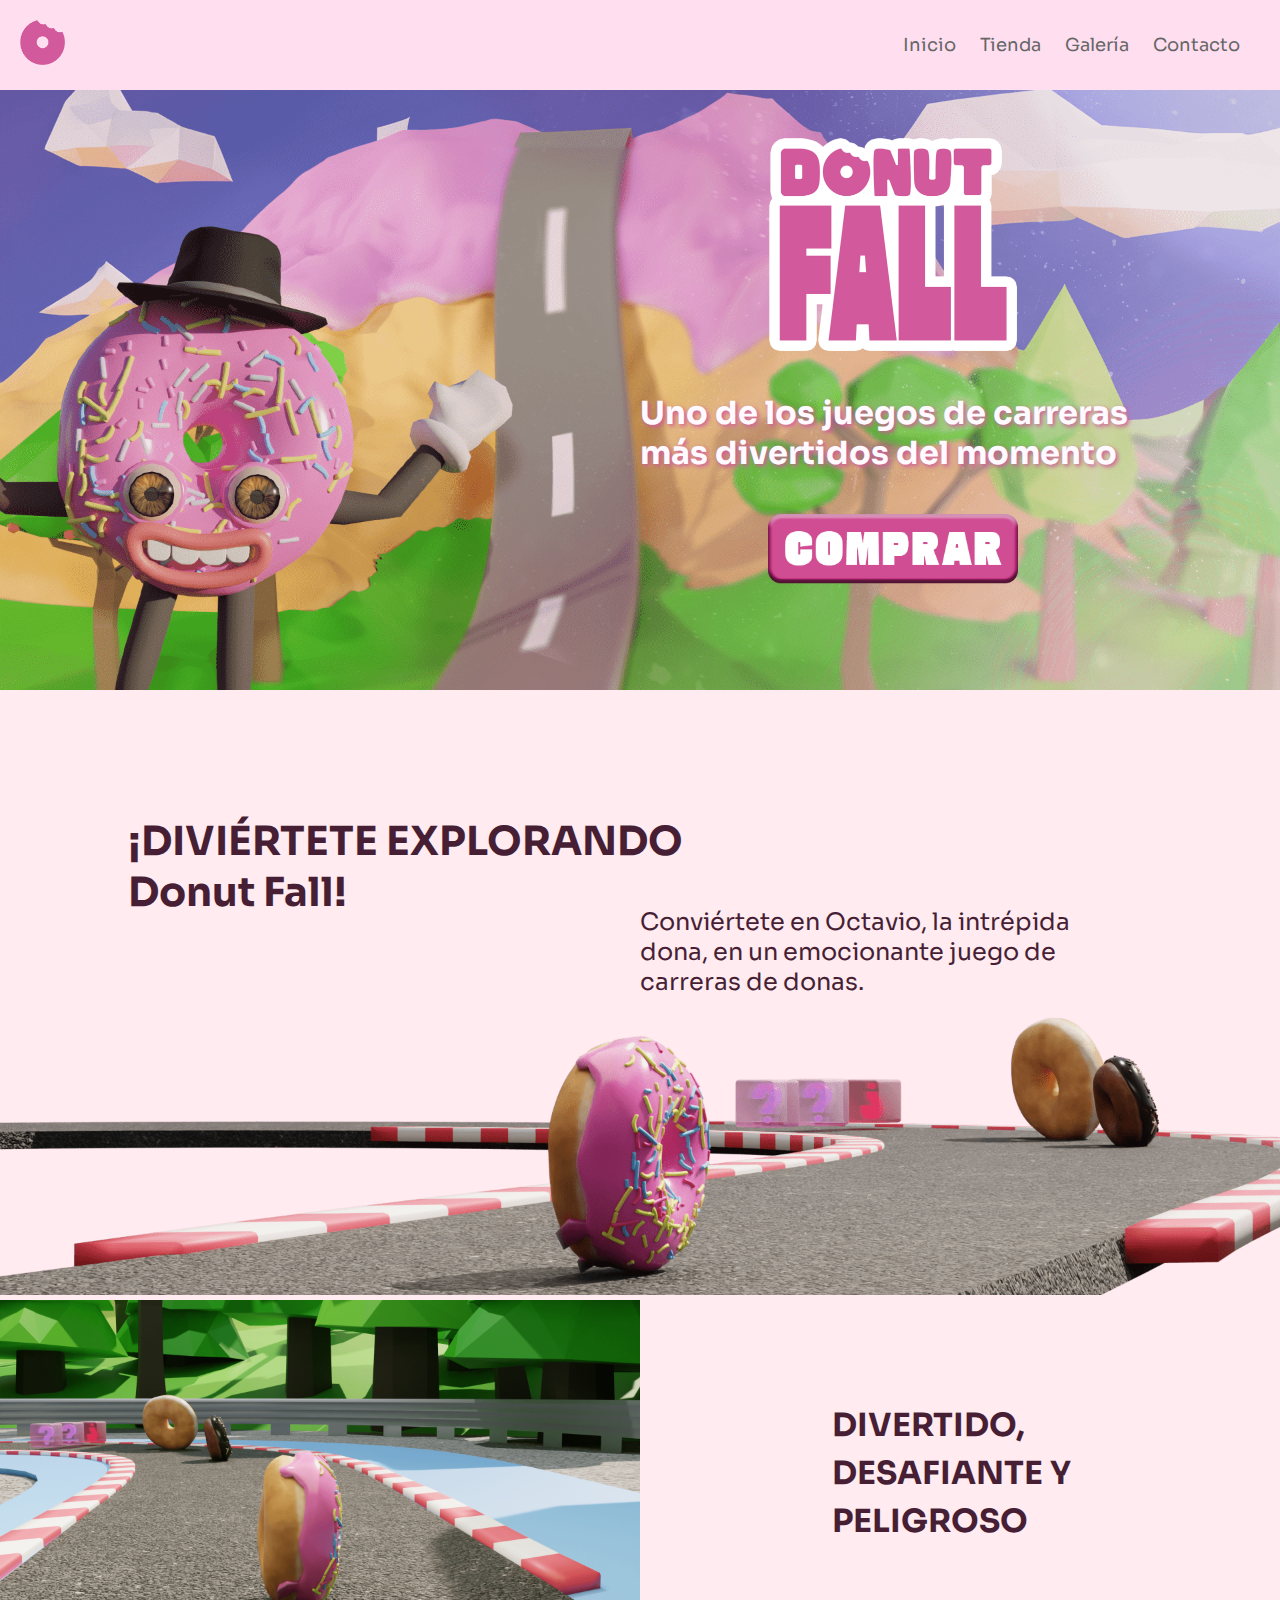
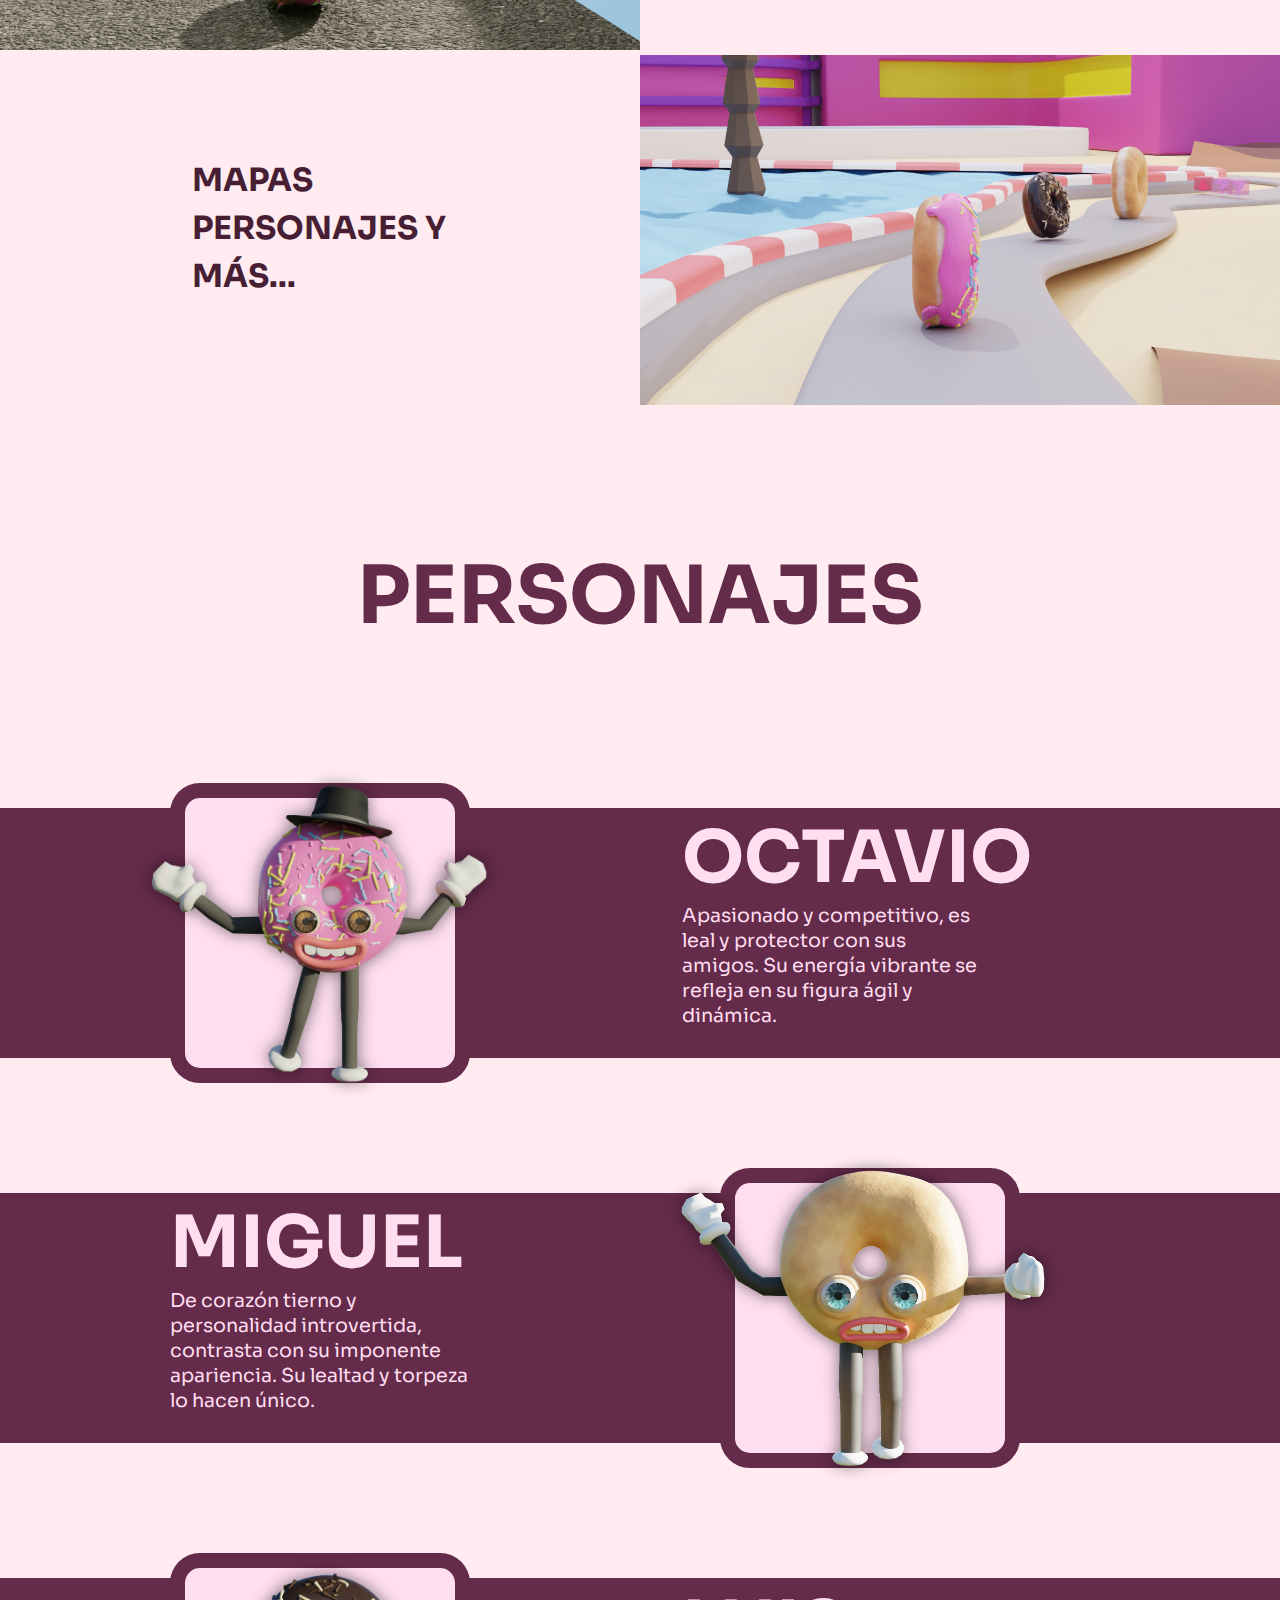
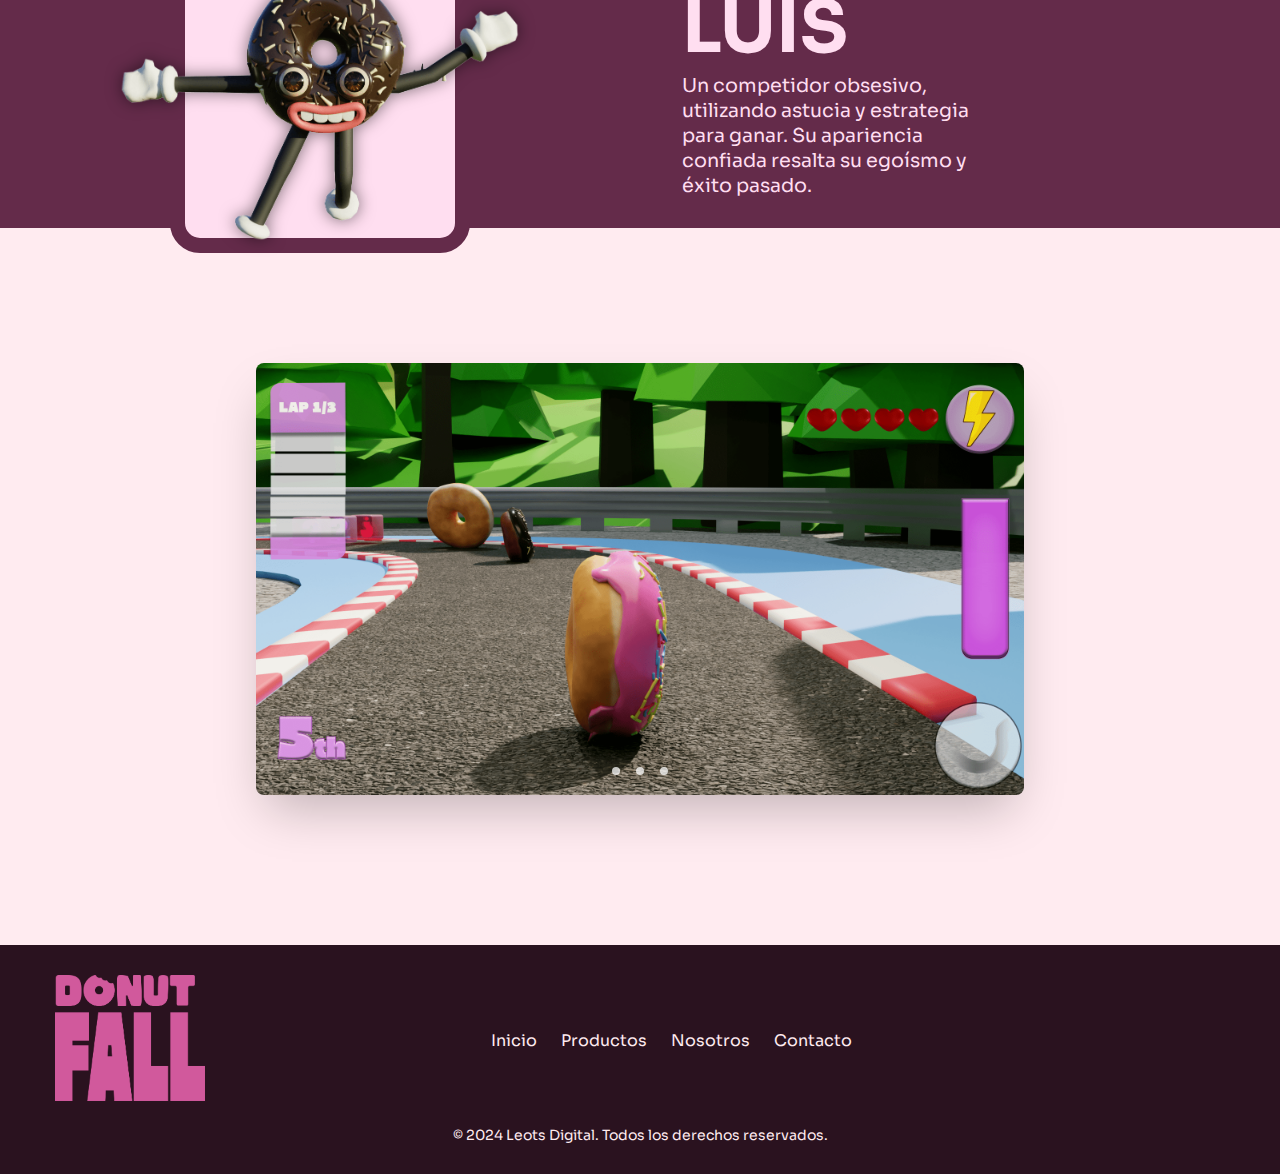
<file: index.html>
<!DOCTYPE html>
<html lang="es">
  <head>
    <meta charset="UTF-8" />
    <meta name="viewport" content="width=device-width, initial-scale=1.0" />
    <link rel="stylesheet" href="style/main.css" />
    <link
      href="https://fonts.googleapis.com/css2?family=Sora:wght@100..800&display=swap"
      rel="stylesheet"
    />
    <link rel="icon" href="img/Logo-Donut-02.png" type="image/x-icon">
    <title>Donut Fall</title>
  </head>
  <body>

    <nav>
      <div class="logo">
        <a href="index.html"><img src="img/Logo-Donut-02.png" alt="Logo" /></a>
      </div>
      <ul>
        <li><a href="index.html">Inicio</a></li>
        <li><a href="tienda.html">Tienda</a></li>
        <li><a href="galeria.html">Galería</a></li>
        <li><a href="contacto.html">Contacto</a></li>
      </ul>
    </nav>

    <main class="imagen-fondo">
      <img src="img/Inicio/Inicio.png" alt="inicio" />
      <img
        id="img-inicio-superior-01"
        src="img/Inicio/Inicio-Logo.png"
        alt="Logo"
      />
      <a href="tienda.html"
        ><img
          id="img-inicio-superior-02"
          src="img/Inicio/Inicio-Boton-Comprar.png"
          alt="Boton"
        />
      </a>
      <div id="txt-inicio-superior">
        <p>Uno de los juegos de carreras más divertidos del momento</p>
      </div>
    </main>

    <section class="imagen-fondo">
      <img src="img/Recorrido-Donas.png" alt="Pista" />
      <div id="txt-section-01-01" class="text-left">
        <p>¡DIVIÉRTETE EXPLORANDO Donut Fall!</p>
      </div>
      <div id="txt-section-01-02" class="text-right">
        <p>
          Conviértete en Octavio, la intrépida dona, en un emocionante juego de
          carreras de donas.
        </p>
      </div>
    </section>

    <section class="contenedor">
      <div class="parte-1">
        <div class="imagen-izquierda">
          <img src="img/Mapas/Arboleada.png" alt="Imagen izquierda" />
        </div>
        <div class="texto-derecha">
          <p>DIVERTIDO, DESAFIANTE Y PELIGROSO</p>
        </div>
      </div>
      <div class="parte-2">
        <div class="texto-izquierda">
          <p>MAPAS PERSONAJES Y MÁS...</p>
        </div>
        <div class="imagen-derecha">
          <img src="img/Mapas/Playa.png" alt="Imagen derecha" />
        </div>
      </div>
    </section>

    <h2>PERSONAJES</h2>
    <!--Octavio-->
    <section class="contenedor-personaje">
      <div class="rectangulo"></div>
      <div class="cuadro-izquierda">
        <img src="img/Personajes/Octavio.png" alt="Octavio" />
      </div>
      <div class="cuadro-derecha">
        <h3>OCTAVIO</h3>
        <p>
          Apasionado y competitivo, es leal y protector con sus amigos. Su
          energía vibrante se refleja en su figura ágil y dinámica.
        </p>
      </div>
    </section>
    <!--Miguel-->
    <section class="contenedor-personaje">
      <div class="rectangulo"></div>
      <div class="cuadro-derecha-personaje">
        <h3>MIGUEL</h3>
        <p>
          De corazón tierno y personalidad introvertida, contrasta con su
          imponente apariencia. Su lealtad y torpeza lo hacen único.
        </p>
      </div>
      <div class="cuadro-izquierda-personaje">
        <img src="img/Personajes/Miguel.png" alt="Miguel" />
      </div>
    </section>

    <!--Luis-->
    <section class="contenedor-personaje">
      <div class="rectangulo"></div>
      <div class="cuadro-izquierda">
        <img src="img/Personajes/Luis.png" alt="Luis" />
      </div>
      <div class="cuadro-derecha">
        <h3>LUIS</h3>
        <p>
          Un competidor obsesivo, utilizando astucia y estrategia para ganar. Su
          apariencia confiada resalta su egoísmo y éxito pasado.
        </p>
      </div>
    </section>

    <section class="container">
      <div class="slider-wrapper">
        <div class="slider">
          <img id="slide-1" src="img/Galeria/Arboleada.png" alt="Arboleada" />
          <img
            id="slide-2"
            src="img/Galeria/Circuito-Dona.png"
            alt="3Circuito Dona"
          />
          <img id="slide-3" src="img/Galeria/Playa.png" alt="Playa" />
        </div>
        <div class="slider-nav">
          <a href="#slide-1"></a>
          <a href="#slide-2"></a>
          <a href="#slide-3"></a>
        </div>
      </div>
    </section>

    <footer class="footer">
      <div class="container">
        <div class="footer-content">
          <div class="footer-logo">
            <img src="img/Logo-Donut.png" alt="Logo" />
          </div>
          <div class="footer-links">
            <ul>
              <li><a href="index.html">Inicio</a></li>
              <li><a href="tienda.html">Productos</a></li>
              <li><a href="nosotros.html">Nosotros</a></li>
              <li><a href="contacto.html">Contacto</a></li>
            </ul>
          </div>
          <div class="footer-social">
            <ul>
              <li>
                <a href="#"><i class="fab fa-facebook-f"></i></a>
              </li>
              <li>
                <a href="#"><i class="fab fa-twitter"></i></a>
              </li>
              <li>
                <a href="#"><i class="fab fa-instagram"></i></a>
              </li>
            </ul>
          </div>
        </div>
        <div class="footer-info">
          <p>&copy; 2024 Leots Digital. Todos los derechos reservados.</p>
        </div>
      </div>
    </footer>

    <script src="app/app.js"></script>
  </body>
</html>
</file>
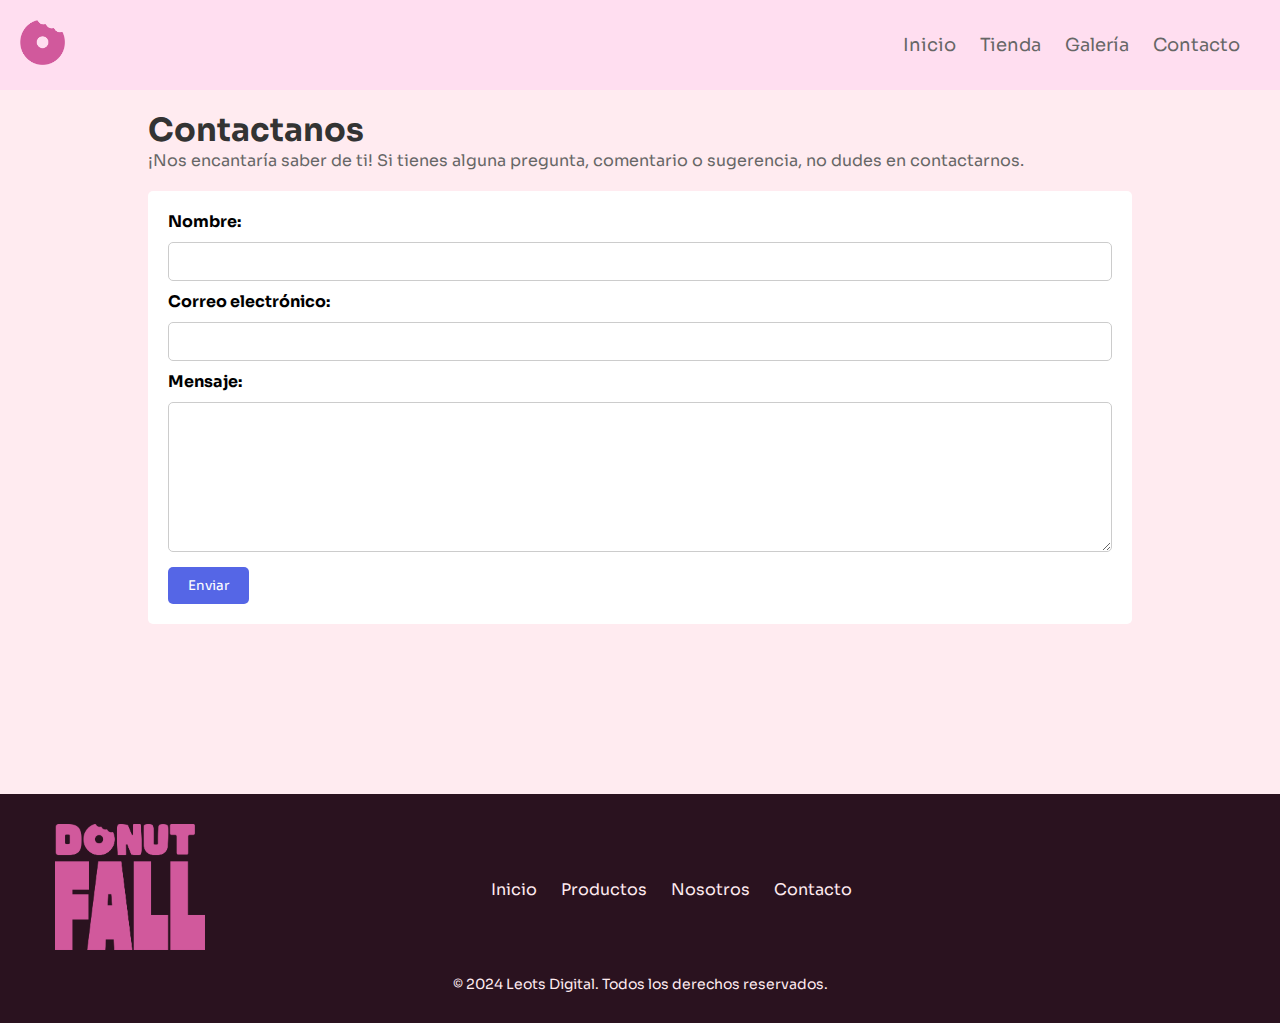
<file: contacto.html>
<!DOCTYPE html>
<html lang="en">
<head>
    <meta charset="UTF-8">
    <meta name="viewport" content="width=device-width, initial-scale=1.0">
    <link rel="stylesheet" href="style/main.css" />
    <link rel="stylesheet" href="style/contacto.css">
    <link
      href="https://fonts.googleapis.com/css2?family=Sora:wght@100..800&display=swap"
      rel="stylesheet"
    />
    <link rel="icon" href="img/Logo-Donut-02.png" type="image/x-icon">
    <title>Donut Fall</title>
</head>
<body>

    <nav>
      <div class="logo">
        <a href="index.html"><img src="img/Logo-Donut-02.png" alt="Logo" /></a>
      </div>
      <ul>
        <li><a href="index.html">Inicio</a></li>
        <li><a href="tienda.html">Tienda</a></li>
        <li><a href="galeria.html">Galería</a></li>
        <li><a href="contacto.html">Contacto</a></li>
      </ul>
    </nav>

    <section class="contacto">
        <h1>Contactanos</h1>
        <p>¡Nos encantaría saber de ti! Si tienes alguna pregunta, comentario o sugerencia, no dudes en contactarnos.</p>
        <form id="contacto-nuevo">
            <label for="nombre">Nombre:</label>
            <input type="text" id="nombre" name="nombre" required>
            <label for="email">Correo electrónico:</label>
            <input type="email" id="email" name="email" required>
            <label for="mensaje">Mensaje:</label>
            <textarea id="mensaje" name="mensaje" required></textarea>
            <button type="submit">Enviar</button>
        </form>
    </section>

    <footer class="footer">
      <div class="container">
        <div class="footer-content">
          <div class="footer-logo">
            <img src="img/Logo-Donut.png" alt="Logo" />
          </div>
          <div class="footer-links">
            <ul>
              <li><a href="index.html">Inicio</a></li>
              <li><a href="tienda.html">Productos</a></li>
              <li><a href="nosotros.html">Nosotros</a></li>
              <li><a href="contacto.html">Contacto</a></li>
            </ul>
          </div>
          <div class="footer-social">
            <ul>
              <li>
                <a href="#"><i class="fab fa-facebook-f"></i></a>
              </li>
              <li>
                <a href="#"><i class="fab fa-twitter"></i></a>
              </li>
              <li>
                <a href="#"><i class="fab fa-instagram"></i></a>
              </li>
            </ul>
          </div>
        </div>
        <div class="footer-info">
          <p>&copy; 2024 Leots Digital. Todos los derechos reservados.</p>
        </div>
      </div>
    </footer>
    <script src="app/contacto.js"></script>
</body>
</html>
</file>
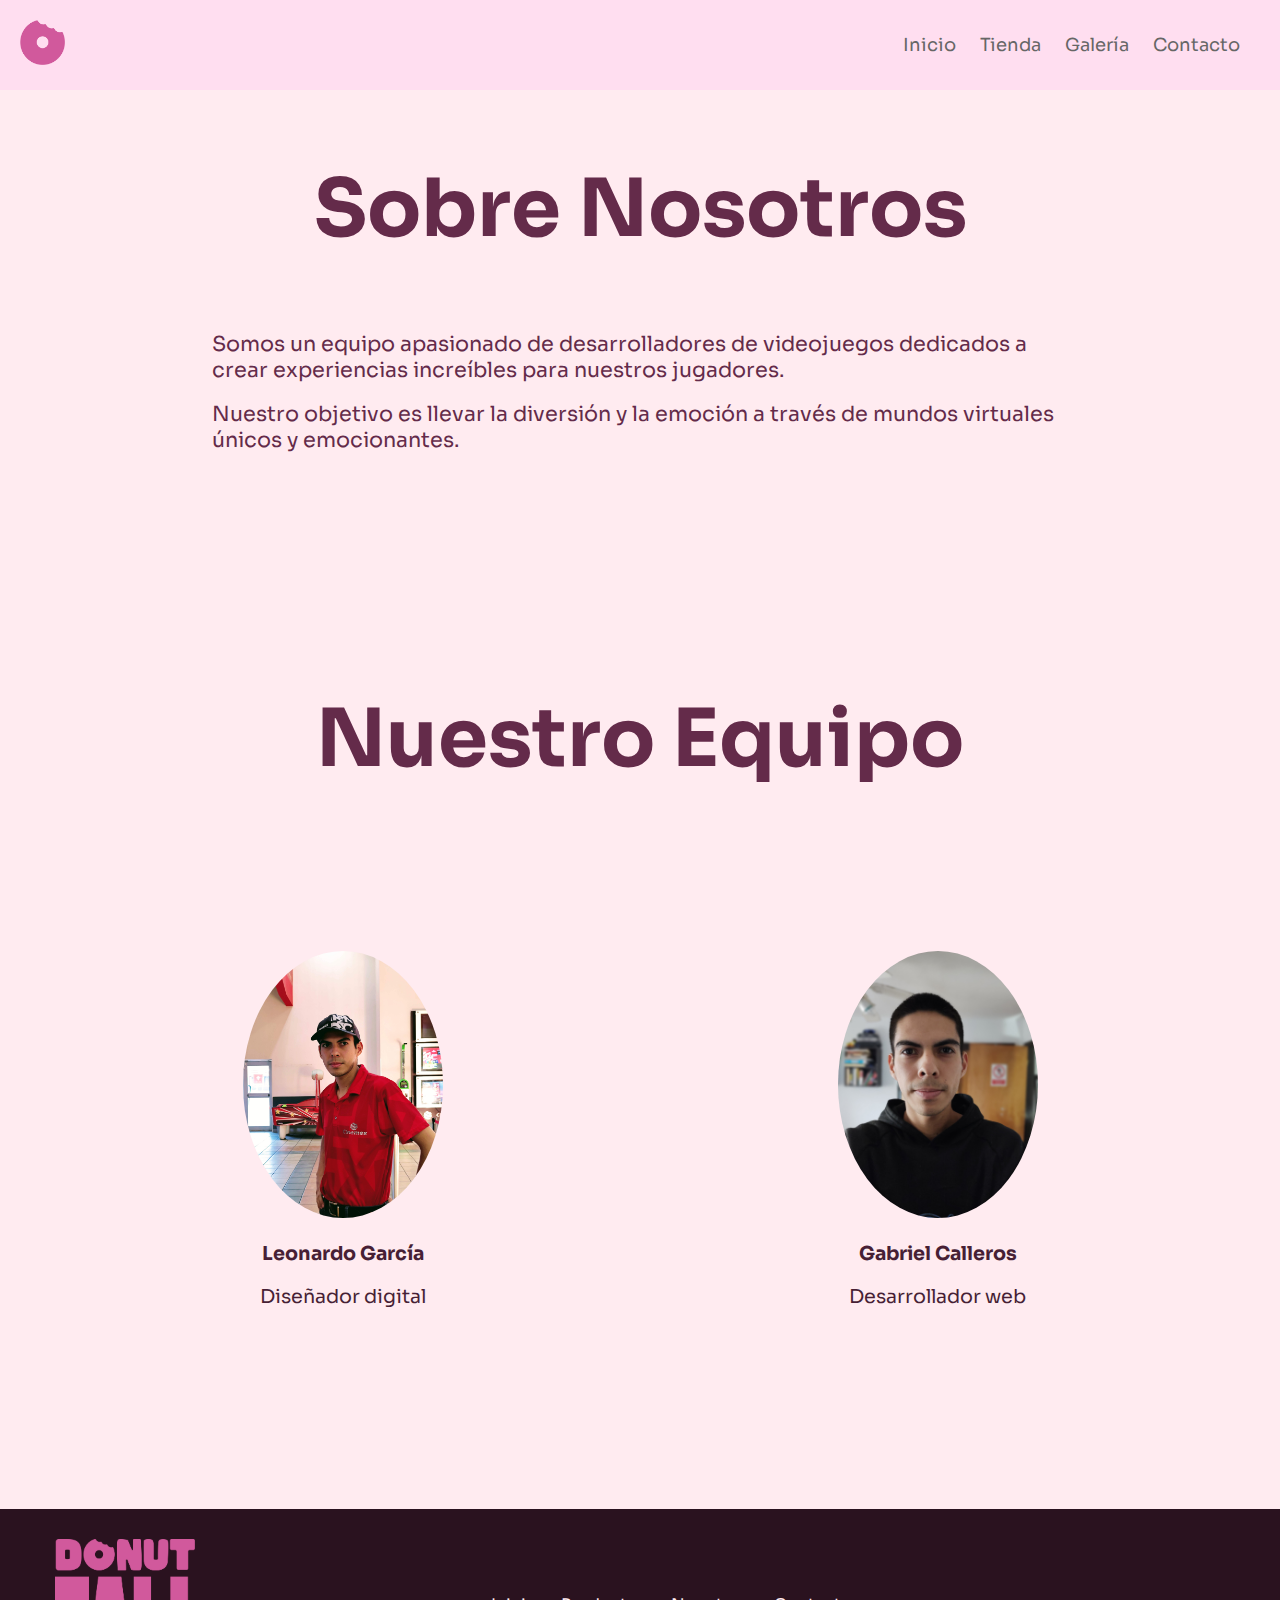
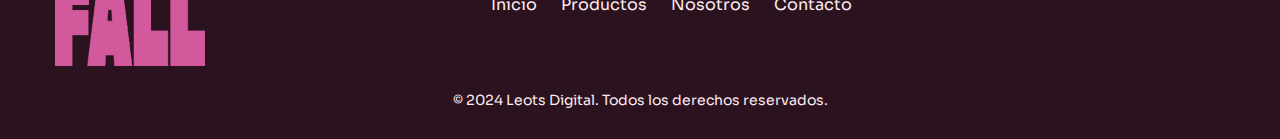
<file: nosotros.html>
<!DOCTYPE html>
<html lang="en">
<head>
    <meta charset="UTF-8">
    <meta name="viewport" content="width=device-width, initial-scale=1.0">
    <link rel="stylesheet" href="style/main.css" />
    <link rel="stylesheet" href="style/nosotros.css">
    <link
      href="https://fonts.googleapis.com/css2?family=Sora:wght@100..800&display=swap"
      rel="stylesheet"
    />
    <link rel="icon" href="img/Logo-Donut-02.png" type="image/x-icon">
    <title>Donut Fall</title>
</head>
<body>

    <nav>
        <div class="logo">
          <a href="index.html"><img src="img/Logo-Donut-02.png" alt="Logo" /></a>
        </div>
        <ul>
          <li><a href="index.html">Inicio</a></li>
          <li><a href="tienda.html">Tienda</a></li>
          <li><a href="galeria.html">Galería</a></li>
          <li><a href="contacto.html">Contacto</a></li>
        </ul>
      </nav>

      <main>
        <section class="nosotros-section">
            <div class="container-nosotros">
                <h1>Sobre Nosotros</h1>
                <p>Somos un equipo apasionado de desarrolladores de videojuegos dedicados a crear experiencias increíbles para nuestros jugadores.</p>
                <p>Nuestro objetivo es llevar la diversión y la emoción a través de mundos virtuales únicos y emocionantes.</p>
            </div>
        </section>

        <section class="equipo-section">
            <div class="container">
                <h2>Nuestro Equipo</h2>
                <div class="equipo-grid">
                    <!-- Aquí puedes incluir imágenes y descripciones de los miembros de tu equipo -->
                    <div class="miembro-equipo">
                        <img src="img/Nosotros/cine.jpg" alt="Nombre del Miembro">
                        <h3>Leonardo García</h3>    
                        <p>Diseñador digital</p>
                    </div>

                    <div class="miembro-equipo">
                        <img src="img/Nosotros/Leonardo.jpg" alt="Nombre del Miembro">
                        <h3>Gabriel Calleros</h3>
                        <p>Desarrollador web</p>
                    </div>
                    
                </div>
            </div>
        </section>
    </main>

      <footer class="footer">
        <div class="container">
            <div class="footer-content">
                <div class="footer-logo">
                    <img src="img/Logo-Donut.png" alt="Logo">
                </div>
                <div class="footer-links">
                    <ul>
                        <li><a href="index.html">Inicio</a></li>
                        <li><a href="tienda.html">Productos</a></li>
                        <li><a href="#">Nosotros</a></li>
                        <li><a href="contacto.html">Contacto</a></li>
                    </ul>
                </div>
                <div class="footer-social">
                    <ul>
                        <li><a href="#"><i class="fab fa-facebook-f"></i></a></li>
                        <li><a href="#"><i class="fab fa-twitter"></i></a></li>
                        <li><a href="#"><i class="fab fa-instagram"></i></a></li>
                    </ul>
                </div>
            </div>
            <div class="footer-info">
                <p>&copy; 2024 Leots Digital. Todos los derechos reservados.</p>
            </div>
        </div>
    </footer>
</body>
</html>
</file>
<file: style/contacto.css>
.contacto {
    width: 80%;
    margin: 0 auto;
    padding: 20px;
}

.contacto h1 {
    color: #333;
}

.contacto p {
    color: #666;
    margin-bottom: 20px;
}

.contacto form {
    background-color: #fff;
    padding: 20px;
    border-radius: 5px;
}

.contacto form label {
    display: block;
    margin-bottom: 10px;
    font-weight: bold;
}

.contacto form input[type="text"],
.contacto form input[type="email"],
.contacto form textarea {
    width: 100%;
    padding: 10px;
    margin-bottom: 10px;
    border: 1px solid #ccc;
    border-radius: 5px;
}

.contacto form textarea {
    height: 150px;
}

.contacto form button {
    background-color: #5566e6;
    color: #fff;
    border: none;
    padding: 10px 20px;
    border-radius: 5px;
    cursor: pointer;
}

.contacto form button:hover {
    background-color: #3f4cab;
}

/*RESPONSIVE*/

@media screen and (max-width: 768px) {
    .contacto {
        width: 100%;
        margin: 0 auto;
        padding: 20px;
    }
    
}
</file>
<file: style/nosotros.css>
.container-nosotros {
    max-width: 70%;
    margin: 0 auto;
    padding: 0 20px;
}

.container-nosotros p,
.container-nosotros h1{
    color: #642B4A;
    margin-top: 2vh;
}

.container-nosotros p{
    font-size: 1.3em;
}

.container-nosotros h1{
    font-size: 5em;
    margin-bottom: 8vh;
}

.nosotros-section,
.equipo-section {
    padding: 50px 0;
}

.nosotros-section h1,
.equipo-section h2 {
    text-align: center;
}

.equipo-grid {
    display: grid;
    grid-template-columns: repeat(auto-fit, minmax(250px, 1fr));
    grid-gap: 20px;
}

.miembro-equipo {
    text-align: center;
}

.miembro-equipo p,
.miembro-equipo h3{
    margin-top: 2vh;
    font-size: 1.2em;
    color: #471F35;
}

.miembro-equipo img {
    width: 100%;
    max-width: 200px;
    border-radius: 50%;
}

/*RESPONSIVE*/

@media screen and (max-width: 768px) {
    .container-nosotros h1{
        font-size: 3em;
        margin-bottom: 3vh;
    }
    
}
</file>
<file: style/main.css>
/* Reset de estilos */
* {
    margin: 0;
    padding: 0;
    box-sizing: border-box;
    font-family: Sora;
}

body{
    width: 100%;
    height: auto;
    margin: 0 auto;
    background: #FFEBF0;
}

.degradado{
    background-color: #141837;
}


/*----------------------------------------------------*/
/*----------------------------------------------------*/
/* Estilos del nav */
nav {
    background-color: #FFDEF0; 
    padding: 20px;
    display: flex;
    justify-content: center; /* Centra horizontalmente */
    align-items: center; /* Centra verticalmente */
}

.logo {
    margin-right: auto;
    -webkit-transition: -webkit-transform 1s;
}

.logo:hover{
    -webkit-transform: rotate(360deg) translateZ(0);
}

.logo img{
    width: 45px;
    -webkit-transition: -webkit-transform 1s;
}

.logo img:hover{
    -webkit-transform: rotate(360deg) translateZ(0);
}

nav ul {
    list-style-type: none;
}

nav ul li {
    display: inline-block;
    margin-right: 20px;
}

nav ul li a {
    text-decoration: none;
    color: #666666; /* Gris */
    font-size: 18px;
}

/*----------------------------------------------------*/
/*----------------------------------------------------*/
/*INDEX*/

.imagen-fondo {
    position: relative;
    max-width: 100%;
    height: auto;
}

.imagen-fondo img {
    width: 100%;
    height: 600px;
    object-fit: cover;
}

/* Estilos de las imágenes superpuestas */
/*main*/
#img-inicio-superior-01 {
    position: absolute;
    top: 8%;
    left: 60%;
    width: 250px;
    height: auto;
}

#img-inicio-superior-02 {
    position: absolute;
    top: 70%;
    left: 60%;
    width: 250px;
    height: auto;
    transition: filter 0.3s ease, width 0.3s ease;

}

#img-inicio-superior-02:hover {
    filter: brightness(1.1) saturate(1.1) contrast(1.05);
    width: 255px;
}

#txt-inicio-superior{
    position: absolute;
    top: 50%;
    left: 50%;
    width: 550px;
    height: auto;
}

#txt-inicio-superior p{
    font-weight: bold;
    font-size: 2em;
    color: #FFFAFF;
    text-shadow: 2px 2px 4px rgba(209, 89, 156, 1);
}

/*section01*/

.text-left {
  position: absolute;
  top: 20%;
  left: 10%;
  width: 50%;
  height: auto;
}

.text-left p {
  font-weight: bold;
  font-size: 2.5em;
  color: #471F35;
}

.text-right {
  position: absolute;
  top: 35%;
  left: 50%;
  width: 500px;
  height: auto;
}

.text-right p {
  font-weight: regular;
  font-size: 1.5em;
  color: #471F35;
}

/*imagenes representativas*/

.contenedor {
    display: flex;
    flex-direction: column;
}

.parte-1,
.parte-2 {
    display: flex;
    align-items: center;
}

.imagen-izquierda,
.texto-derecha,
.texto-izquierda,
.imagen-derecha {
    flex: 1;
}

.imagen-derecha img:hover,
.imagen-izquierda img:hover{
    filter: brightness(1.1) saturate(1.1);
    height: 450px;
    box-shadow: 0 0 10px rgba(0, 0, 0, 0.8);
}

.imagen-izquierda img,
.imagen-derecha img {
    width: 100%;
    height: 350px;
    object-fit: cover;
    transition: filter 0.3s ease, height 0.3s ease, box-shadow 0.3s ease;
}

.texto-derecha,
.texto-izquierda {
    color: #471F35;

}

.texto-derecha p,
.texto-izquierda h2,
.texto-izquierda p {
    margin-bottom: 10px;
    text-align: left;
    font-weight: bold;
    font-size: 2em;
    padding-left: 30%;
    width: 70%;
    height: auto;
    line-height: 1.5;
}

/*personajes*/

h2 {
    text-align: center;
    font-size: 5em;
    margin-bottom: 18vh;
    margin-top: 15vh;
    color: #642B4A;
}

.contenedor-personaje {
    position: relative;
    width: 100%;
    margin-bottom: 15vh;
}

.rectangulo {
    width: 100%;
    height: 250px;
    background-color: #642B4A; 
}

.cuadro-izquierda {
    position: absolute;
    top: 50%;
    left: 25%;
    transform: translate(-50%, -50%);
    width: 45%; /* Ajusta el ancho para dispositivos grandes */
    max-width: 300px;
    height: 120%;
    background-color: #fFDEF0;
    border: 15px solid #642B4A;
    border-radius: 10%;
    display: flex;
    justify-content: center;
    align-items: center;
}

.cuadro-izquierda img:hover {
    max-height: 380px;
    filter: brightness(1.1) saturate(1.05) drop-shadow(0px 0px 12px rgba(0, 0, 0, 0.6));
}

.cuadro-izquierda img {
    width: auto;
    max-height: 300px;
    filter: drop-shadow(0px 0px 8px rgba(0, 0, 0, 0.5));
    transition: filter 0.3s ease, max-height 0.3s ease, box-shadow 0.3s ease;
}

.cuadro-derecha {
    position: absolute;
    top: 50%;
    left: 65%;
    transform: translate(-50%, -50%);
    width: 300px; 
    height: 200px; 
    background-color: #642B4A; 
    display: flex;
    flex-direction: column; /* Cambiamos la dirección del layout a columna */
    justify-content: center;
    align-items: left;
    color: #FFDEF0;
}

.cuadro-derecha h3 {
    font-size: 4.5em;
}

.cuadro-derecha p {
    font-size: 1.2em;
    margin-bottom: 3vh;
}

/*Miguel*/

.cuadro-izquierda-personaje {
    position: absolute;
    top: 50%;
    left: 68%;
    transform: translate(-50%, -50%);
    width: 300px;
    height: 300px;
    background-color: #FFDEF0;
    border: 15px solid #642B4A;
    border-radius: 10%;
    display: flex;
    justify-content: center;
    align-items: center;
}

.cuadro-izquierda-personaje img {
    width: auto;
    max-height: 300px;
    filter: drop-shadow(0px 0px 8px rgba(0, 0, 0, 0.5));
    transition: filter 0.3s ease, max-height 0.3s ease, box-shadow 0.3s ease;
}

.cuadro-izquierda-personaje img:hover{
    max-height: 380px;
    filter: brightness(1.1) saturate(1.05) drop-shadow(0px 0px 12px rgba(0, 0, 0, 0.6));
}

.cuadro-derecha-personaje {
    position: absolute;
    top: 50%;
    left: 25%;
    transform: translate(-50%, -50%);
    width: 300px; 
    height: 200px; 
    background-color: #642B4A; 
    display: flex;
    flex-direction: column; /* Cambiamos la dirección del layout a columna */
    justify-content: center;
    align-items: left;
    color: #FFDEF0;
}

.cuadro-derecha-personaje h3 {
    font-size: 4.5em;
}

.cuadro-derecha-personaje p {
    font-size: 1.2em;
    margin-bottom: 3vh;
}

/*galeria*/

.container {
	padding: 2rem;
}

.slider-wrapper {
	position: relative;
	max-width: 48rem;
	margin: 0 auto;
}

.slider {
	display: flex;
	aspect-ratio: 16 / 9;
	overflow-x: auto;
	scroll-snap-type: x mandatory;
	scroll-behavior: smooth;
	box-shadow: 0 1.5rem 3rem -0.75rem hsla(0, 0%, 0%, 0.25);
	border-radius: 0.5rem;
	-ms-overflow-style: none;
	scrollbar-width: none;
}

.slider::-webkit-scrollbar {
	display: none;
}

.slider img {
	flex: 1 0 100%;
	scroll-snap-align: start;
	object-fit: cover;
}

.slider-nav {
	display: flex;
	column-gap: 1rem;
	position: absolute;
	bottom: 1.25rem;
	left: 50%;
	transform: translateX(-50%);
	z-index: 1;
}

.slider-nav a {
	width: 0.5rem;
	height: 0.5rem;
	border-radius: 50%;
	background-color: #fff;
	opacity: 0.75;
	transition: opacity ease 250ms;
}

.slider-nav a:hover {
	opacity: 1;
}

/*----------------------------------------------------*/
/*----------------------------------------------------*/
/*GALERÍA*/

/*Galeria grid*/


/*----------------------------------------------------*/  
/*----------------------------------------------------*/
  /*TIENDA*/

  

/*----------------------------------------------------*/
/*----------------------------------------------------*/
/*CONTACTO*/



/*----------------------------------------------------*/
/*----------------------------------------------------*/
/*FOOTER*/

.footer {
    background-color: #2a121f;
    color: #fff;
    padding: 30px 0;
    margin-top: 150px;
}

.container {
    max-width: 1200px;
    margin: 0 auto;
    padding: 0 15px;
}

.footer-content {
    display: flex;
    justify-content: space-between;
    align-items: center;
}

.footer-logo img {
    max-width: 150px;
}

.footer-links ul,
.footer-social ul {
    list-style-type: none;
    padding: 0;
    margin: 0;
}

.footer-links ul li,
.footer-social ul li {
    display: inline-block;
    margin-right: 20px;
}

.footer-links ul li a,
.footer-social ul li a {
   text-decoration: none;
   color: #ffebf0;
}

.footer-info {
    text-align: center;
    margin-top: 20px;
}

.footer-info p {
    font-size: 14px;
    color: #ffebf0;
}

/*----------------------------------------------------*/
/*----------------------------------------------------*/
/*NOSOTROS*/



/*----------------------------------------------------*/
/*----------------------------------------------------*/
/*RESPONSIVE*/

@media screen and (max-width: 1024px) {
	.image-grid {
		--num-cols: 2;
		--row-height: 200px;
	}
}
  
/* Estilos para pantallas de 1440p */
@media screen and (min-width: 1920px) {
    /*Barra navegación*/
    
    /* Ajusta el tamaño de las imágenes superpuestas en la sección principal */
    #img-inicio-superior-01,
    #img-inicio-superior-02 {
      width: 400px;
    }

    #img-inicio-superior-01{
        top: 5%;
    }

    #img-inicio-superior-02 {
        top: 75%
      }
  
    /* Ajusta el tamaño del texto en la sección principal */
    #txt-inicio-superior {
      width: 610px;
      left: 57%;
      top: 55%;
    }

    #txt-inicio-superior p{
        font-weight: bold;
        font-size: 2.4em;
    }
  
    /* Ajusta el tamaño del texto en la sección 01 */
    #txt-section-01-01 {
      width: 60%;
    }
  
    /* Ajusta el tamaño del texto en la sección 01 */
    #txt-section-01-02 {
      width: 600px;
    }
  
    /* Ajusta el tamaño de las imágenes en la sección de mapas */
    .imagen-izquierda img,
    .imagen-derecha img {
      height: 400px;
    }
  
    /* Ajusta el tamaño del texto en la sección de mapas */
    .texto-derecha p,
    .texto-izquierda h2,
    .texto-izquierda p {
      font-size: 2.5em;
    }
  
    /* Ajusta el tamaño del h2 en la sección de personajes */
    h2 {
      font-size: 6em;
    }
  
    /* Ajusta el tamaño de las imágenes de los personajes */
    .cuadro-izquierda img,
    .cuadro-izquierda-personaje img {
      max-height: 600px;
    }
  
    /* Ajusta el tamaño del texto en la sección de personajes */
    .cuadro-derecha p,
    .cuadro-derecha-personaje p {
      font-size: 1.5em;
    }

    .rectangulo{
        height: 300px;
    }

    .cuadro-izquierda,
    .cuadro-izquierda-personaje{
        width: 400px;
        height: 400px;
    }
    .cuadro-derecha-personaje,
    .cuadro-derecha{
        width: 500px; 
        height: 200px; 
    }

    .slider-wrapper {
        position: relative;
        max-width: 78rem;
        margin: 0 auto;
    }
    .game-sale {
        width: 60%;
        left: 10%;
    }
  }

  @media (max-width: 768px) {
    /*Barra Navegacion*/
    nav {
        background-color: #FFDEF0; 
        padding: 10px;
        display: flex;
        justify-content: center; /* Centra horizontalmente */
        align-items: center;
    }

    .logo {
        margin: auto; /* Elimina el margen */
        margin-right: 20px;
    }

    .logo img{
        width: 30px;
    }

    nav ul {
        text-align: center; /* Centra los elementos del menú */
    }

    nav ul li {
        display: inline-block; /* Cambia la visualización a bloque */
        margin-right: 10px 0; /* Añade un margen */
    }

    nav ul li a{
        font-size: 14px;
    }
    
    .imagen-fondo {
        position: relative;
        max-width: 100%;
    }
    
    .imagen-fondo img {
        width: 100%;
        height: auto;
        object-fit: cover;
    }
    
    /* Estilos de las imágenes superpuestas */
    /*main*/
    #img-inicio-superior-01 {
        position: absolute;
        top: 5%; /* Ajusta la posición verticalmente para dispositivos móviles */
        left: 70%; /* Centra horizontalmente en el 50% del contenedor */
        transform: translateX(-50%); /* Centra horizontalmente */
        width: 20%; /* Redimensiona el ancho para dispositivos móviles */
        max-width: 250px; /* Establece un máximo para evitar que se agrande demasiado */
        height: auto;
    }
    
    #img-inicio-superior-02 {
        position: absolute;
        top: 75%; /* Ajusta la posición verticalmente para dispositivos móviles */
        left: 70%; /* Centra horizontalmente en el 50% del contenedor */
        transform: translateX(-50%); /* Centra horizontalmente */
        width: 25%; /* Redimensiona el ancho para dispositivos móviles */
        max-width: 250px; /* Establece un máximo para evitar que se agrande demasiado */
        height: auto;
        transition: filter 0.3s ease, width 0.3s ease;
    }
    
    #img-inicio-superior-02:hover {
        filter: brightness(1.1) saturate(1.1) contrast(1.05);
        width: 30%; /* Redimensiona ligeramente al hacer hover */
    }
    
    #txt-inicio-superior{
        position: absolute;
        top: 42%; /* Ajusta la posición verticalmente para dispositivos móviles */
        left: 75%; /* Centra horizontalmente en el 50% del contenedor */
        transform: translateX(-50%); /* Centra horizontalmente */
        width: 48%; /* Redimensiona el ancho para dispositivos móviles */
        max-width: 550px; /* Establece un máximo para evitar que se agrande demasiado */
        height: auto;
    }
    
    #txt-inicio-superior p{
        font-weight: bold;
        font-size: 0.9em; /* Redimensiona el tamaño del texto para dispositivos móviles */
        color: #FFFAFF;
        text-shadow: 2px 2px 4px rgba(209, 89, 156, 1);
    }
    
    .text-left {
        position: absolute;
        top: 10%; /* Ajusta la posición verticalmente para dispositivos móviles */
        left: 8%; /* Ajusta la posición horizontalmente para dispositivos móviles */
        width: 60%; /* Redimensiona el ancho para dispositivos móviles */
        height: auto;
    }
    
    .text-left p {
        font-weight: bold;
        font-size: 1em; /* Redimensiona el tamaño del texto para dispositivos móviles */
        color: #471F35;
    }
    
    .text-right {
        position: absolute;
        top: 28%; /* Ajusta la posición verticalmente para dispositivos móviles */
        left: 45%; /* Ajusta la posición horizontalmente para dispositivos móviles */
        width: 50%; /* Redimensiona el ancho para dispositivos móviles */
        height: auto;
    }
    
    .text-right p {
        font-weight: normal; /* Cambia 'regular' a 'normal' */
        font-size: .65em; /* Redimensiona el tamaño del texto para dispositivos móviles */
        color: #471F35;
    }
    
    .contenedor {
        display: flex;
        flex-direction: column-reverse; /* Cambia la dirección de flexión a 'column' para dispositivos móviles */
    }
    
    .parte-1,
    .parte-2 {
        display: flex;
        flex-direction: column; /* Cambia la dirección de flexión a 'column' para que los elementos se apilen uno encima del otro en dispositivos móviles */
        align-items: center; /* Centra los elementos horizontalmente en dispositivos móviles */
        margin-bottom: 20px; /* Añade un espacio entre las partes en dispositivos móviles */
    }
    
    .imagen-izquierda,
    .texto-derecha,
    .texto-izquierda,
    .imagen-derecha {
        width: 100%; /* Establece el ancho de los elementos al 100% para que se ajusten al ancho de la pantalla en dispositivos móviles */
    }
    
    .imagen-derecha img:hover,
    .imagen-izquierda img:hover {
        width: 100%;
        height: 100%;
        object-fit: cover;
    }
    
    .imagen-izquierda img,
    .imagen-derecha img {
        width: 100%;
        height: auto;
        object-fit: cover;
    }
    
    .texto-derecha,
    .texto-izquierda {
        color: #471F35;
        text-align: left; /* Centra el texto en dispositivos móviles */
    }

    
    .texto-derecha p,
    .texto-izquierda h2,
    .texto-izquierda p {
        font-weight: bold;
        text-align: center;
        font-size: 1.5em; /* Redimensiona el tamaño del texto para dispositivos móviles */
        line-height: 1.5;
        margin: 50px 0; /* Ajusta los márgenes del texto en dispositivos móviles */
    }
     
    /*Personajes*/
    h2 {
        text-align: center; /* Centra el texto del h2 */
        font-size: 2.5em; /* Tamaño de fuente del h2 */
        margin-bottom: 8vh; /* Espacio entre el h2 y la siguiente sección */
        margin-top: 5vh;
        color: #642B4A;
    }
    
    .contenedor-personaje {
        display: flex; /* Cambia a flexbox */
        flex-direction: column; /* Cambia la dirección a columna */
        align-items: center; /* Centra los elementos horizontalmente */
        margin-bottom: 5vh;
    }
    
    .rectangulo {
        width: 100%;
        height: 200px;
        background-color: #642B4A; 
    }
    
    .cuadro-izquierda {
        top: 50%;
        left: 28%;
        width: 100%;
        max-width: 25vh;
        height: 80%;
        border: 0px;
    }

    
    
    
    .cuadro-izquierda-personaje img,
    .cuadro-izquierda img {
        width: auto;
        max-height: 15vh;
        filter: drop-shadow(0px 0px 3px rgba(0, 0, 0, 0.5));
    }

    .cuadro-izquierda img{
        max-height: 18vh;
    }
    
    .cuadro-derecha {
        top: 50%;
        left: 78%;
        width: 20vh; 
        height: 50px; 
    }
    
    .cuadro-derecha-personaje h3,
    .cuadro-derecha h3 {
        font-size: 1.5em;
    }
    
    .cuadro-derecha-personaje p,
    .cuadro-derecha p {
        font-size: .9em;
        margin-bottom: 3vh;
    }
    
    /*Miguel*/
    
    .cuadro-izquierda-personaje {
        top: 50%;
        left: 73%;
        width: 100%;
        max-width: 23vh;
        height: 80%;
        border: 0px;
    }

    .cuadro-izquierda img:hover,
    .cuadro-izquierda-personaje img:hover{
        width: auto;
        padding-top: 3vh;
        max-height: 18vh;
        filter: drop-shadow(0px 0px 3px rgba(0, 0, 0, 0.5));
    }
    
    .cuadro-derecha-personaje {
        top: 50%;
        left: 25%;
        width: 20vh; 
        height: 50px;
    }

    /*FOOTER*/
    .footer {
        padding: 30px 0;
        margin-top: 150px;
    }
    
    .container {
        max-width: 1200px;
        margin: 0 auto;
        padding: 0 15px;
    }
    
    .footer-content {
        display: flex;
        justify-content: space-between;
        align-items: center;
    }
    
    .footer-logo img {
        max-width: 10vh;
        margin-right: 5vh;
    }
    
    .footer-links ul,
    .footer-social ul {
        padding: 0;
        margin: 0;
    }
    
    .footer-links ul li,
    .footer-social ul li {
        display: inline-block;
        margin-right: 0vh;
        margin-top: 2vh;
        margin-bottom: 2vh;
    }
    
    .footer-links ul li a,
    .footer-social ul li a {
       text-decoration: none;
       margin-left: 10px;
    }
    
    .footer-info {
        text-align: center;
        margin-top: 20px;
    }
    
    .footer-info p {
        font-size: .8em;
    }
}
</file>
